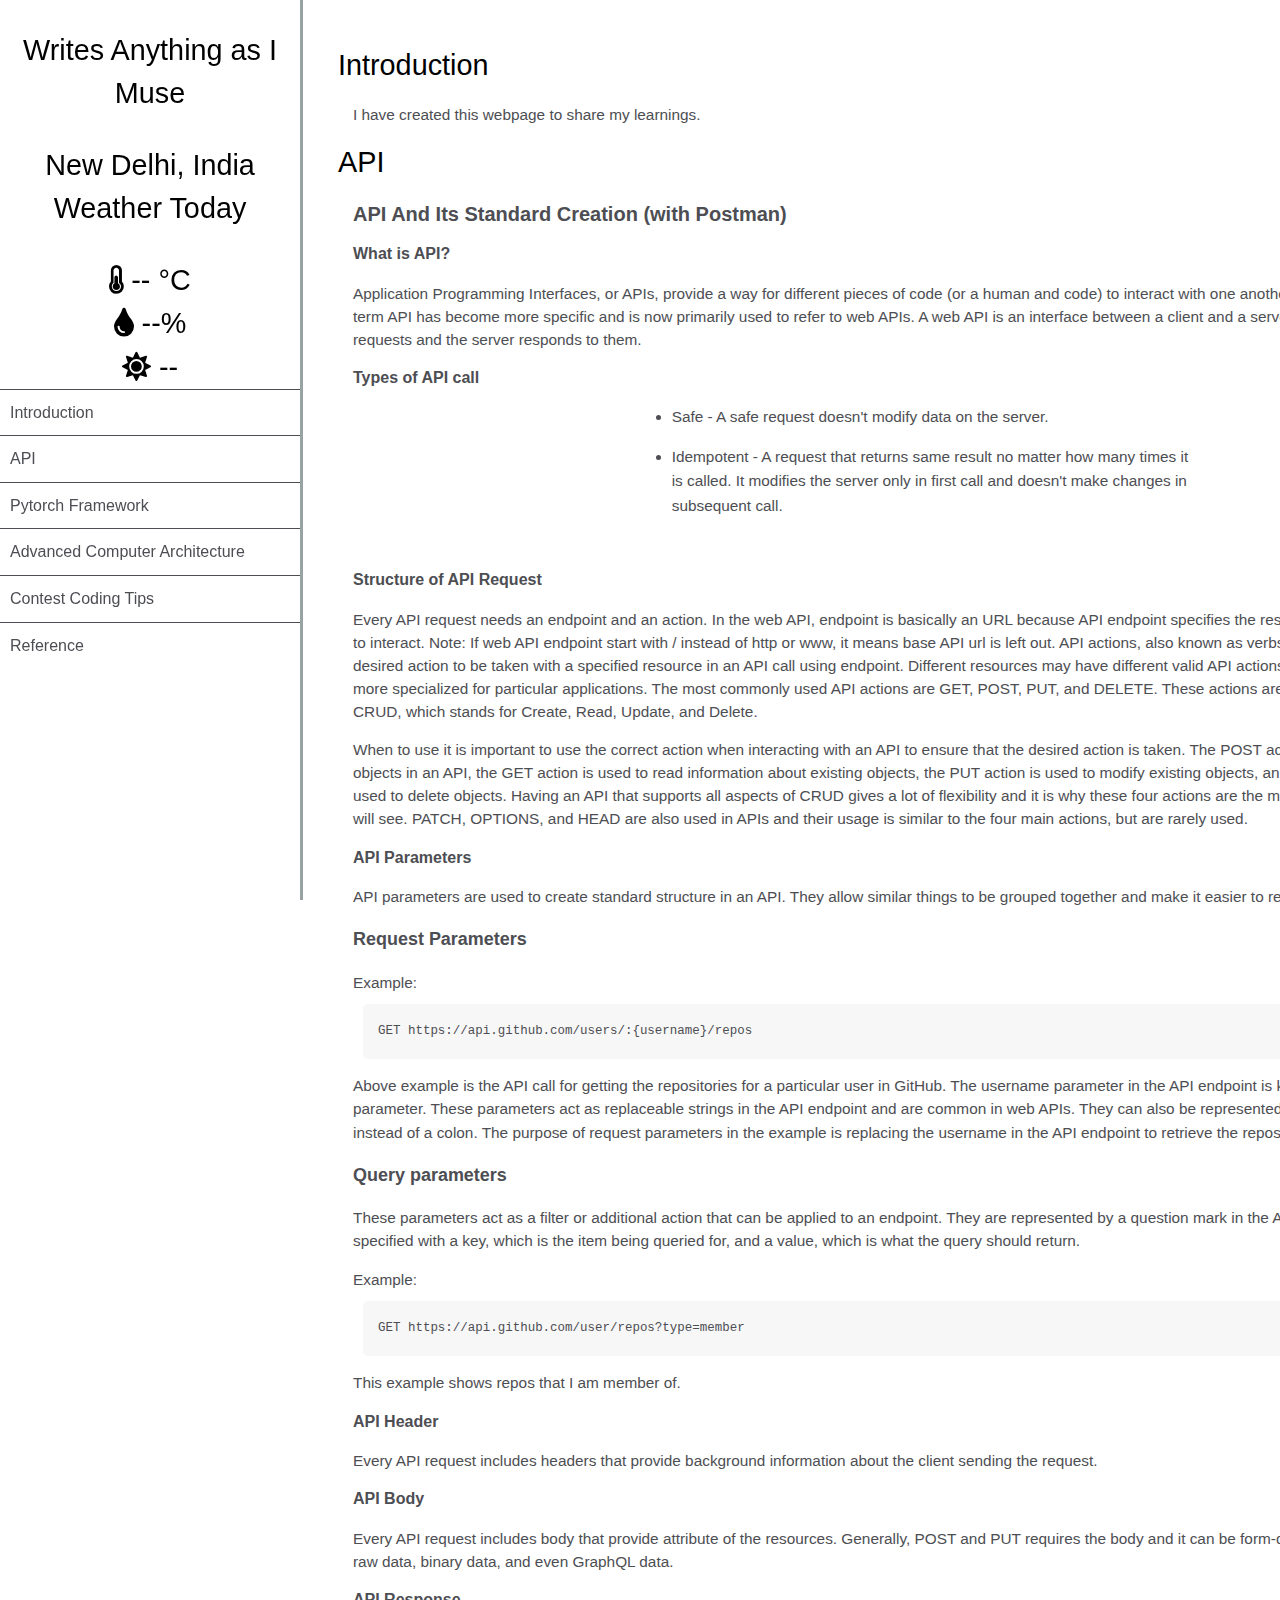
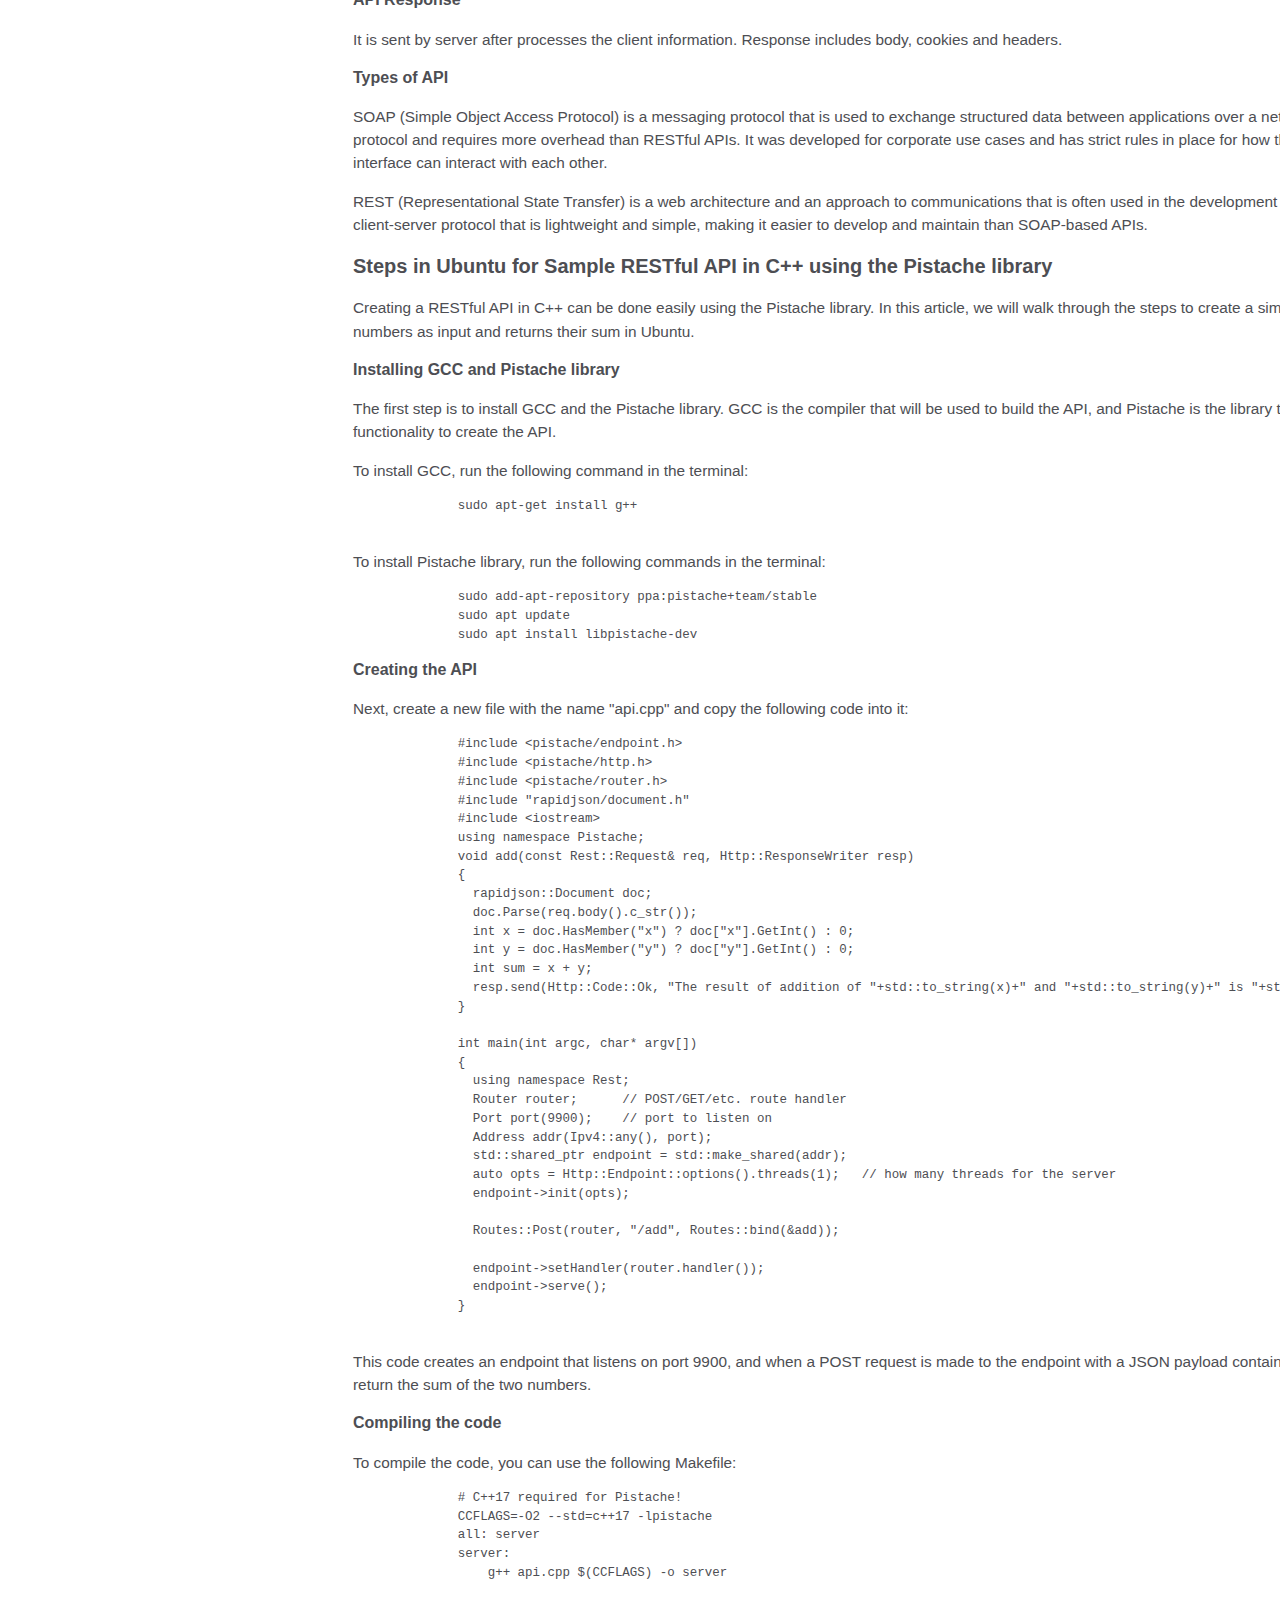
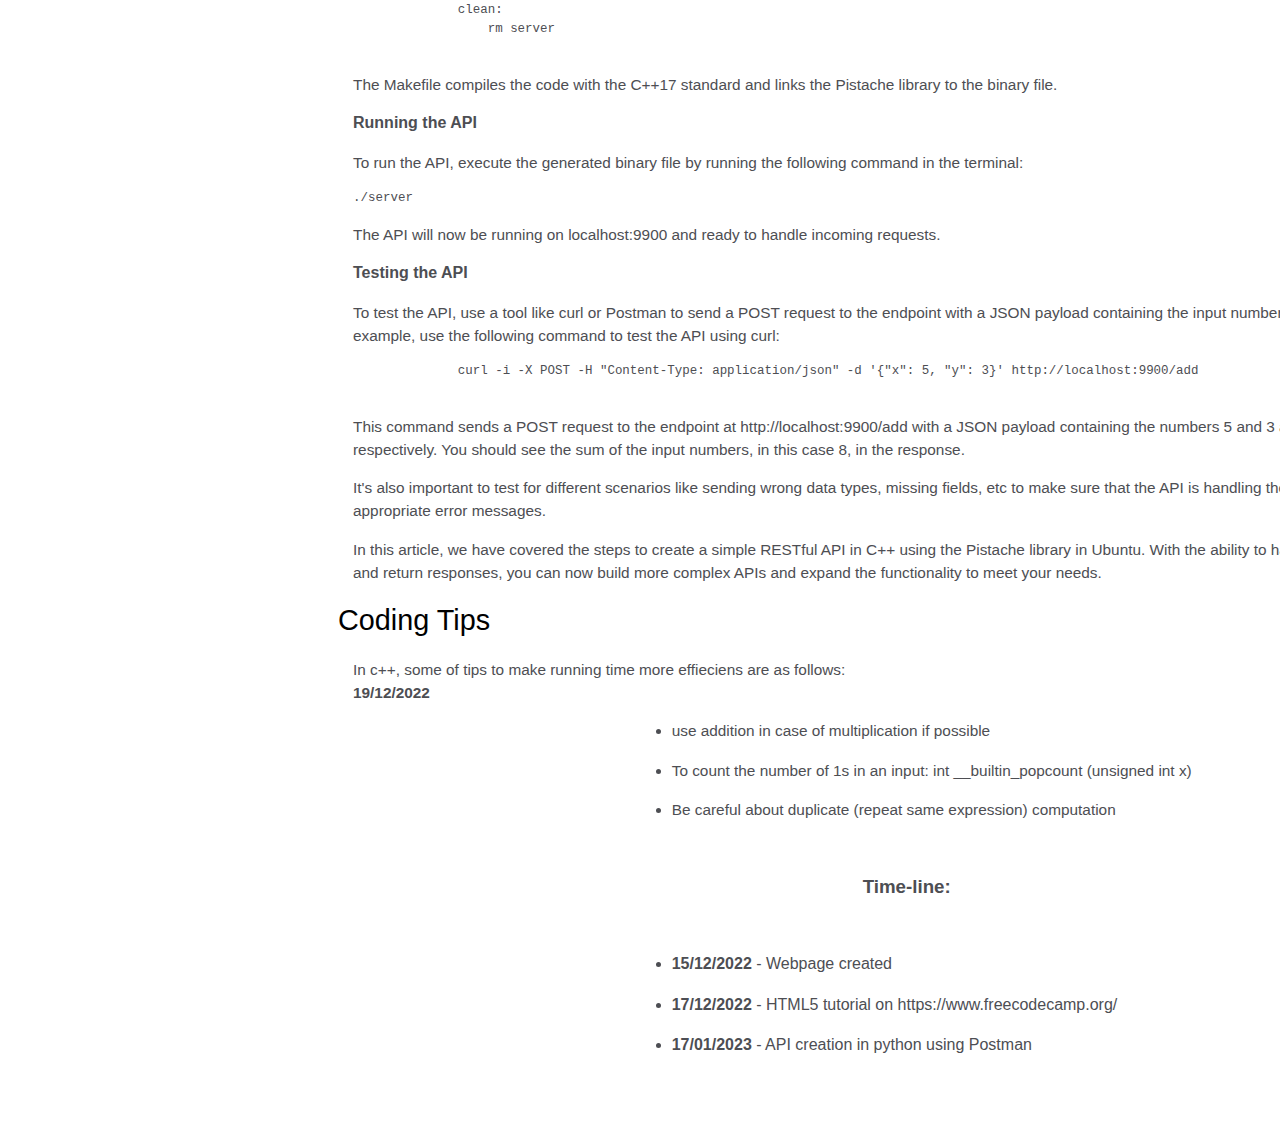
<file: index.html>
<!DOCTYPE html>  

<html>  
   <head> 
      <meta charset = "utf-8"> 
      <title>AMAR AGNIHOTRI's Diary</title> 
      <link rel="stylesheet" href="styles.css">
      <link rel="stylesheet" href="https://cdnjs.cloudflare.com/ajax/libs/font-awesome/5.15.3/css/all.min.css">
      <script src="src/js/weather.js"></script>
   </head> 
  
   <body> 
      <main id="main-doc">
      <nav id="navbar">
      <header roll="banner">
         <p align="center">Writes Anything as I Muse</p>
         <p align="center">New Delhi, India <br> Weather Today</p>
           <div align="center" id="weather-info">
             <div id="temperature">
               <i class="fas fa-thermometer-half"></i>
               <span id="temp-value">--</span> &deg;C
             </div>
             <div id="humidity">
               <i class="fas fa-tint"></i>
               <span id="humidity-value">--</span>%
             </div>
             <div id="weather-description">
               <i class="fas fa-sun"></i>
               <span id="weather-desc-value">--</span>
             </div>
           </div>
         </header>
      <ul>
        <li><a class="nav-link" href="#Introduction">Introduction</a></li>
        <li><a href="#api">API</a></li>
        <li><a class="nav-link" href="pytorch_framework/pytorch_framework.html">Pytorch Framework</a></li>
        <li>
          <a class="nav-link" href="#Adv_Comp_Arch">Advanced Computer Architecture</a>
        </li>
        <li>
          <a class="nav-link" href="#Coding">Contest Coding Tips</a>
        </li>
        <li><a class="nav-link" href="#Reference">Reference</a></li>
      </ul>
    </nav>
      <article> 
         <section> 
            <p></p>
         </section> 
      </article> 
      <section class="main-section" id="Introduction">
        <header>Introduction</header>
        <article>
          <p>
            I have created this webpage to share my learnings.
          </p>
        </article>
      </section>
      <section class="main-section" id="API">
        <header>API</header>
        <article>
          <h1 id="api">API And Its Standard Creation (with Postman)</h1>
          <h2 id="what-is-api">What is API?</h2>
          <p>Application Programming Interfaces, or APIs, provide a way for different pieces of code (or a human and code) to
            interact with one another. In context of web, the term API has become more specific and is now primarily used to
            refer to web APIs. A web API is an interface between a client and a server, where the client sends requests and the
            server responds to them.</p>
          <h2 id="types-of-api-call">Types of API call</h2>
          <ul>
            <li>Safe - A safe request doesn't modify data on the server.</li>
            <li>Idempotent - A request that returns same result no matter how many times it is called. It modifies the server
              only in first call and doesn't make changes in subsequent call.</li>
          </ul>
          <h2 id="structure-of-api-request">Structure of API Request</h2>
          <p>Every API request needs an endpoint and an action. In the web API, endpoint is basically an URL because API
            endpoint specifies the resource that server is going to interact. Note: If web API endpoint start with / instead of http or
            www, it means base API url is left out. API actions, also known as verbs, are used to specify the desired action
            to be taken with a specified resource in an API call using endpoint. Different resources may have different valid API
            actions, and some actions are more specialized for particular applications. The most commonly used API actions are
            GET, POST, PUT, and DELETE. These actions are sometimes referred to as CRUD, which stands for Create, Read,
            Update, and Delete.</p>
          <p>When to use it is important to use the correct action when interacting with an API to ensure that the desired
            action
            is taken. The POST action is used to create new objects in an API, the GET action is used to read information
            about
            existing objects, the PUT action is used to modify existing objects, and the DELETE action is used to delete
            objects.
            Having an API that supports all aspects of CRUD gives a lot of flexibility and it is why these four actions are
            the
            most common ones that you will see. PATCH, OPTIONS, and HEAD are also used in APIs and their usage is similar to
            the
            four main actions, but are rarely used.</p>
      
          <h2 id="api-parameters">API Parameters</h2>
          <p>API parameters are used to create standard structure in an API. They allow similar things to be grouped together
            and
            make it easier to retrieve specific information.</p>
          <h3 id="request-parameters">Request Parameters</h3>
          <p>Example: <code>GET https://api.github.com/users/:{username}/repos</code></p>
          <p>Above example is the API call for getting the repositories for a particular user in GitHub. The username
            parameter in
            the API endpoint is known as a request parameter. These parameters act as replaceable strings in the API endpoint
            and
            are common in web APIs. They can also be represented using curly braces instead of a colon. The purpose of request
            parameters in the example is replacing the username in the API endpoint to retrieve the repositories of different
            users.</p>
          <h3 id="query-parameters">Query parameters</h3>
          <p>These parameters act as a filter or additional action that can be applied to an endpoint. They are represented by
            a
            question mark in the API endpoint and are specified with a key, which is the item being queried for, and a value,
            which is what the query should return.</p>
          <p>Example: <code>GET https://api.github.com/user/repos?type=member</code>
          <p>This example shows repos that I am member of.</p>
          <h2 id="api-header">API Header</h2>
          <p>Every API request includes headers that provide background information about the client sending the request.</p>
          <h2 id="api-body">API Body</h2>
          <p>Every API request includes body that provide attribute of the resources. Generally, POST and PUT requires the
            body
            and it can be form-data, encoded form data, raw data, binary data, and even GraphQL data.</p>
          <h2 id="api-response">API Response</h2>
          <p>It is sent by server after processes the client information. Response includes body, cookies and headers.</p>
          <h2 id="types-of-api">Types of API</h2>
          <p>SOAP (Simple Object Access Protocol) is a messaging protocol that is used to exchange structured data between
            applications over a network. It is an XML-based protocol and requires more overhead than RESTful APIs. It was
            developed for corporate use cases and has strict rules in place for how the two sides of the interface can
            interact
            with each other.</p>
          <p>REST (Representational State Transfer) is a web architecture and an approach to communications that is often used
            in
            the development of web services. It is a client-server protocol that is lightweight and simple, making it easier
            to
            develop and maintain than SOAP-based APIs.</p>
            <h1>Steps in Ubuntu for Sample RESTful API in C++ using the Pistache library</h1>
            <p>Creating a RESTful API in C++ can be done easily using the Pistache library. In this article, we will walk through
              the steps to create a simple API that takes in two numbers as input and returns their sum in Ubuntu.</p>
            <h2>Installing GCC and Pistache library</h2>
            <p>The first step is to install GCC and the Pistache library. GCC is the compiler that will be used to build the API,
              and Pistache is the library that provides the functionality to create the API.</p>
            <p>To install GCC, run the following command in the terminal:</p>
            <pre>
              sudo apt-get install g++
            </pre>
            <p>To install Pistache library, run the following commands in the terminal:</p>
            <pre>
              sudo add-apt-repository ppa:pistache+team/stable
              sudo apt update
              sudo apt install libpistache-dev</pre>
            <h2>Creating the API</h2>
            <p>Next, create a new file with the name "api.cpp" and copy the following code into it:</p>
            <pre>
              #include &lt;pistache/endpoint.h&gt;
              #include &lt;pistache/http.h&gt;
              #include &lt;pistache/router.h&gt;
              #include "rapidjson/document.h"
              #include &lt;iostream&gt;
              using namespace Pistache;
              void add(const Rest::Request& req, Http::ResponseWriter resp)
              {
                rapidjson::Document doc;
                doc.Parse(req.body().c_str());
                int x = doc.HasMember("x") ? doc["x"].GetInt() : 0;
                int y = doc.HasMember("y") ? doc["y"].GetInt() : 0;
                int sum = x + y;
                resp.send(Http::Code::Ok, "The result of addition of "+std::to_string(x)+" and "+std::to_string(y)+" is "+std::to_string(sum)+"\n");
              }
              
              int main(int argc, char* argv[])
              {
                using namespace Rest;
                Router router;      // POST/GET/etc. route handler
                Port port(9900);    // port to listen on
                Address addr(Ipv4::any(), port);
                std::shared_ptr<Http::Endpoint> endpoint = std::make_shared<Http::Endpoint>(addr);
                auto opts = Http::Endpoint::options().threads(1);   // how many threads for the server
                endpoint->init(opts);
              
                Routes::Post(router, "/add", Routes::bind(&add));
              
                endpoint->setHandler(router.handler());
                endpoint->serve();
              }
            </pre>
            <p>This code creates an endpoint that listens on port 9900, and when a POST request is made to the endpoint with a JSON
              payload containing "x" and "y" fields, it will return the sum of the two numbers.</p>
            <h2>Compiling the code</h2>
            <p>To compile the code, you can use the following Makefile:</p>
            <pre>
              # C++17 required for Pistache!
              CCFLAGS=-O2 --std=c++17 -lpistache
              all: server
              server:
                  g++ api.cpp $(CCFLAGS) -o server
                
              clean:
                  rm server
            </pre>
            
            <p>The Makefile compiles the code with the C++17 standard and links the Pistache library to the binary file.</p>
            <h2>Running the API</h2>
            <p>To run the API, execute the generated binary file by running the following command in the terminal:</p>
            <pre>./server</pre>
            <p>The API will now be running on localhost:9900 and ready to handle incoming requests.</p>
            <h2>Testing the API</h2>
            <p>To test the API, use a tool like curl or Postman to send a POST request to the endpoint with a JSON payload
              containing the input numbers as "x" and "y" fields. For example, use the following command to test the API using curl:
            </p>
            <pre>
              curl -i -X POST -H "Content-Type: application/json" -d '{"x": 5, "y": 3}' http://localhost:9900/add
            </pre>
            <p>This command sends a POST request to the endpoint at http://localhost:9900/add with a JSON payload containing the
              numbers 5 and 3 as the "x" and "y" fields respectively. You should see the sum of the input numbers, in this case 8,
              in the response.</p>
            <p>It's also important to test for different scenarios like sending wrong data types, missing fields, etc to make sure
              that the API is handling these cases and returning appropriate error messages.</p>
            <p>In this article, we have covered the steps to create a simple RESTful API in C++ using the Pistache library in
              Ubuntu. With the ability to handle incoming requests and return responses, you can now build more complex APIs and
              expand the functionality to meet your needs.</p>
        </article>
      </section>
      <section class="main-section" id="Coding">
        <header>Coding Tips</header>
        <article>
          <p>
            In c++, some of tips to make running time more effieciens are as follows:<br>
            <strong>19/12/2022</strong>
            <ul>
            <li>use addition in case of multiplication if possible</li>
            <li>To count the number of 1s in an input: int __builtin_popcount (unsigned int x)</li>
            <li>Be careful about duplicate (repeat same expression) computation</li>
            
            </ul>
             
          </p>
        </article>
      </section>
      <section id="tribute-info">
        <h3 id="headline">Time-line:</h3>
        <ul>
          <li><strong>15/12/2022</strong> - Webpage created</li>
          <li>
            <strong>17/12/2022</strong> - HTML5 tutorial on https://www.freecodecamp.org/
          </li>
          <li>
            <strong>17/01/2023</strong> - API creation in python using Postman
          </li>
        </ul>
        <blockquote cite="">
          <p>
          </p>
          <cite></cite>
        </blockquote>
        <h3>
          <!--If you have time, you should read more about this incredible human
          being on his
          <a id="tribute-link" href="https://en.wikipedia.org/wiki/Norman_Borlaug" target="_blank">Wikipedia entry</a>.-->
        </h3>
      </section>
      
      <aside> 
         <p></p> 
      </aside> 
   
      <footer> 
         <p></p> 
      </footer> 
    </main>
   </body> 
</html>
</file>
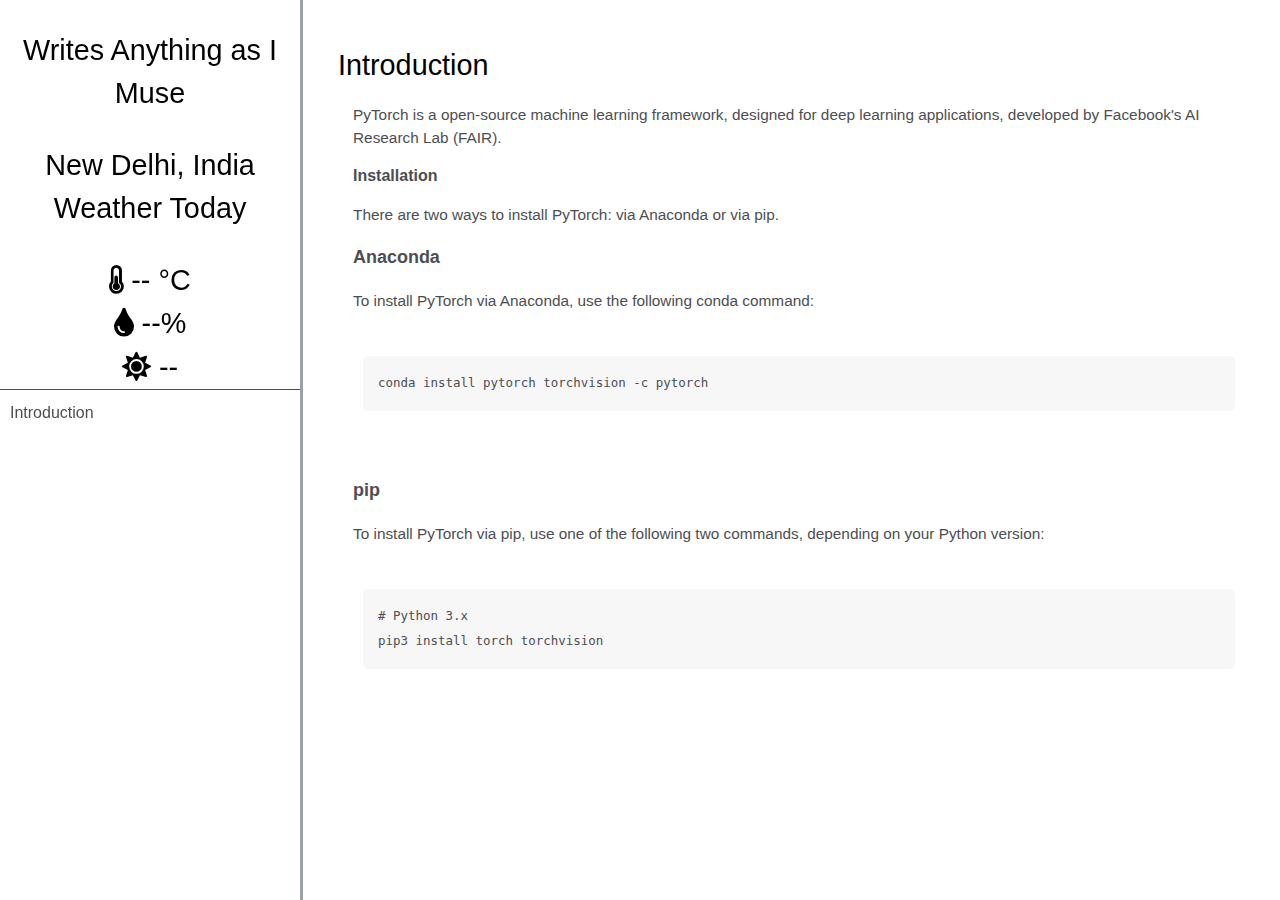
<file: pytorch_framework/pytorch_framework.html>
<!DOCTYPE html>  

<html>  
   <head> 
      <meta charset = "utf-8"> 
      <title>AMAR AGNIHOTRI's Diary</title> 
      <link rel="stylesheet" href="../styles.css">
      <link rel="stylesheet" href="https://cdnjs.cloudflare.com/ajax/libs/font-awesome/5.15.3/css/all.min.css">
      <script src="../src/js/weather.js"></script>
   </head> 
  
   <body> 
      <main id="main-doc">
      <nav id="navbar">
      <header roll="banner">
         <p align="center">Writes Anything as I Muse</p>
         <p align="center">New Delhi, India <br> Weather Today</p>
           <div align="center" id="weather-info">
             <div id="temperature">
               <i class="fas fa-thermometer-half"></i>
               <span id="temp-value">--</span> &deg;C
             </div>
             <div id="humidity">
               <i class="fas fa-tint"></i>
               <span id="humidity-value">--</span>%
             </div>
             <div id="weather-description">
               <i class="fas fa-sun"></i>
               <span id="weather-desc-value">--</span>
             </div>
           </div>
         </header>
      <ul>
        <li><a class="nav-link" href="#Introduction">Introduction</a></li>
      </ul>
    </nav>
      <article> 
         <section> 
            <p></p>
         </section> 
      </article> 
      <section class="main-section" id="Introduction">
        <header>Introduction</header>
        <article>
            <p>
            PyTorch is a open-source machine learning framework, designed for deep learning applications, developed by Facebook's AI Research Lab (FAIR). 
            </p>
            <h2>Installation</h2>
            <p>There are two ways to install PyTorch: via Anaconda or via pip.</p>
            <h3>Anaconda</h3>
                <p>To install PyTorch via Anaconda, use the following conda command:</p>
                <pre>
                    <code>conda install pytorch torchvision -c pytorch</code>
                </pre>
            <h3>pip</h3>
                <p>To install PyTorch via pip, use one of the following two commands, depending on your Python version:</p>
                <pre>
                    <code># Python 3.x
                    pip3 install torch torchvision</code>
                </pre>
        </article>
      </section>
      
      
      
      
      <aside> 
         <p></p> 
      </aside> 
   
      <footer> 
         <p></p> 
      </footer> 
    </main>
   </body> 
</html>
</file>
<file: styles.css>
html,
body {
  min-width: 290px;
  color: #4d4e53;
  background-color: #ffffff;
  font-family: 'Open Sans', Arial, sans-serif;
  line-height: 1.5;
  font-size:10 px;
}

#navbar {
  position: fixed;
  min-width: 290px;
  top: 0px;
  left: 0px;
  width: 300px;
  height: 100%;
  border-right: solid;
  border-color: rgba(0, 22, 22, 0.4);
}

header {
  color: black;
  margin: 10px;
  text-align: center;
  font-size: 1.8em;
  font-weight: thin;
}

#main-doc header {
  text-align: left;
  margin: 0px;
}

#navbar ul {
  height: 88%;
  padding: 0;
  overflow-y: auto;
  overflow-x: hidden;
}

#navbar li {
  color: #4d4e53;
  border-top: 1px solid;
  list-style: none;
  position: relative;
  width: 100%;
}

#navbar a {
  display: block;
  padding: 10px 10px;
  color: #4d4e53;
  text-decoration: none;
  cursor: pointer;
}

#main-doc {
  position: absolute;
  margin-left: 310px;
  padding: 20px;
  margin-bottom: 110px;
}

section article {
  color: #4d4e53;
  margin: 15px;
  font-size: 0.96em;
}

section li {
  margin: 15px 0px 0px 20px;
}

code {
  display: block;
  text-align: left;
  white-space: pre-line;
  position: relative;
  word-break: normal;
  word-wrap: normal;
  line-height: 2;
  background-color: #f7f7f7;
  padding: 15px;
  margin: 10px;
  border-radius: 5px;
}

@media only screen and (max-width: 815px) {
  /* For mobile phones: */
  #navbar ul {
    border: 1px solid;
    height: 207px;
  }

  #navbar {
    background-color: white;
    position: absolute;
    top: 0;
    padding: 0;
    margin: 0;
    width: 100%;
    max-height: 275px;
    border: none;
    z-index: 1;
    border-bottom: 2px solid;
  }

  #main-doc {
    position: relative;
    margin-left: 0px;
    margin-top: 270px;
  }
}

@media only screen and (max-width: 400px) {
  #main-doc {
    margin-left: -10px;
  }

  code {
    margin-left: -20px;
    width: 100%;
    padding: 15px;
    padding-left: 10px;
    padding-right: 45px;
    min-width: 233px;
  }
}

h1 {
  font-size: 1.25rem;
  margin-bottom: 0;
}

@media () {
  h1 {
    font-size: 3.5rem;
    line-height: 1.2;
  }
}

h2 {
  font-size: 1rem;
}

a {
  color: #477ca7;
}

a:visited {
  color: #74638f;
}

#main {
  margin: 30px 8px;
  padding: 15px;
  border-radius: 5px;
  background: #eee;
}

@media () {
  #main {
    margin: 0;
  }
}

img {
  width: 10%;
  display: block;
  height: auto;
  margin: 0 auto;
}

#img-div {
  padding: 10px;
  margin: 0;
}

#img-caption {
  margin: 15px 0 5px 0;
}

@media () {
  #img-caption {
    font-size: 1.4rem;
  }
}

#headline {
  margin: 50px 0;
  text-align: center;
}

ul {
  max-width: 550px;
  margin: 0 auto 50px auto;
  text-align: left;
  line-height: 1.6;
}



blockquote {
  font-style: italic;
  max-width: 545px;
  margin: 0 auto 50px auto;
  text-align: left;
}
</file>
